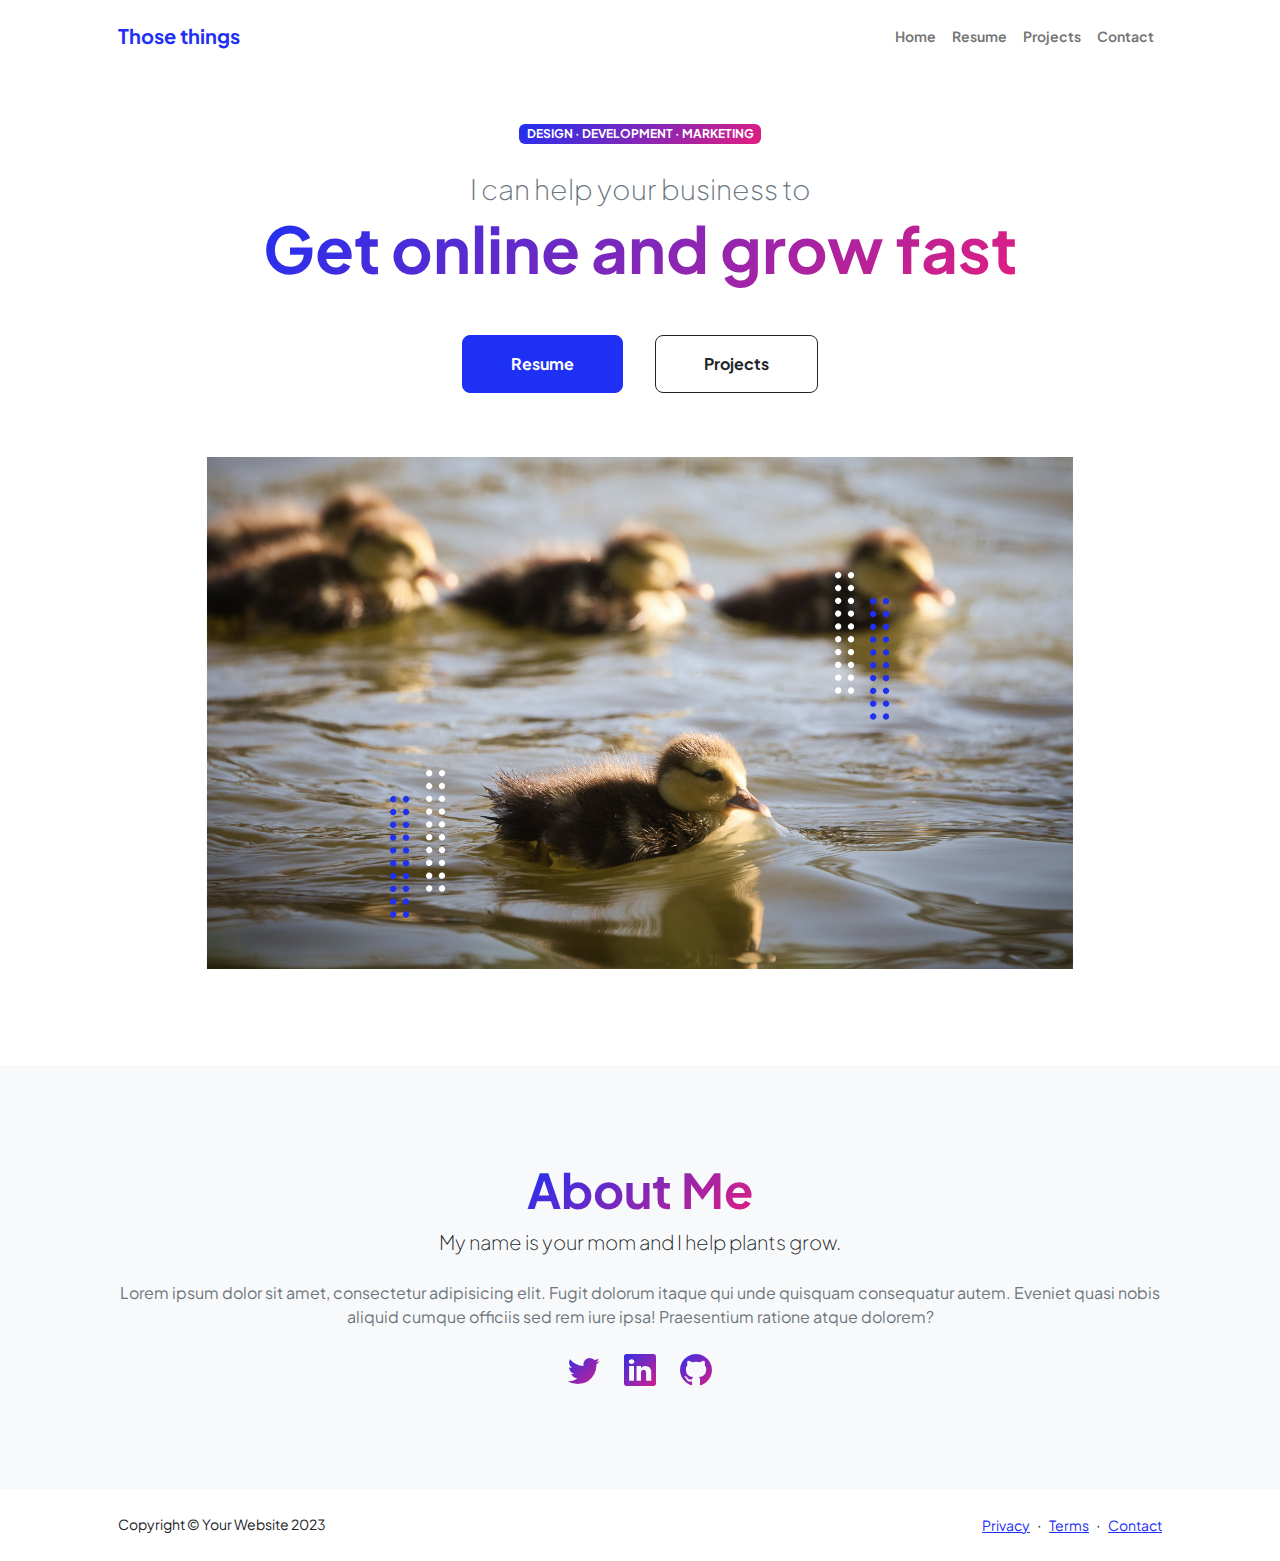
<file: index.html>
<!DOCTYPE html>
<html lang="en">

<head>
    <meta charset="utf-8" />
    <meta name="viewport" content="width=device-width, initial-scale=1, shrink-to-fit=no" />
    <meta name="description" content="" />
    <meta name="author" content="" />
    <title>Those guys</title>
    <!-- Favicon-->
    <link rel="icon" type="image/x-icon" href="assets/favicon.ico" />
    <!-- Custom Google font-->
    <link rel="preconnect" href="https://fonts.googleapis.com" />
    <link rel="preconnect" href="https://fonts.gstatic.com" crossorigin />
    <link href="https://fonts.googleapis.com/css2?family=Plus+Jakarta+Sans:wght@100;200;300;400;500;600;700;800;900&amp;display=swap" rel="stylesheet" />
    <!-- Bootstrap icons-->
    <link href="https://cdn.jsdelivr.net/npm/bootstrap-icons@1.8.1/font/bootstrap-icons.css" rel="stylesheet" />
    <!-- Core theme CSS (includes Bootstrap)-->
    <link href="css/styles.css" rel="stylesheet" />
    <link href="css/mystyles.css" rel="stylesheet" />
</head>

<body class="d-flex flex-column h-100">
    <main class="flex-shrink-0">
        <!-- Navigation-->
        <nav class="navbar navbar-expand-lg navbar-light bg-white py-3">
            <div class="container px-5">
                <a class="navbar-brand" href="index.html"><span class="fw-bolder text-primary">Those things</span></a>
                <button class="navbar-toggler" type="button" data-bs-toggle="collapse" data-bs-target="#navbarSupportedContent" aria-controls="navbarSupportedContent" aria-expanded="false" aria-label="Toggle navigation"><span class="navbar-toggler-icon"></span></button>
                <div class="collapse navbar-collapse" id="navbarSupportedContent">
                    <ul class="navbar-nav ms-auto mb-2 mb-lg-0 small fw-bolder">
                        <li class="nav-item"><a class="nav-link" href="index.html">Home</a></li>
                        <li class="nav-item"><a class="nav-link" href="resume.html">Resume</a></li>
                        <li class="nav-item"><a class="nav-link" href="projects.html">Projects</a></li>
                        <li class="nav-item"><a class="nav-link" href="contact.html">Contact</a></li>
                    </ul>
                </div>
            </div>
        </nav>
        <!-- Header-->
        <header class="py-5">
            <div class="container px-5 pb-5">
                <div class="row gx-5 align-items-center">
                    <div class="col-xxl-5">
                        <!-- Header text content-->
                        <div class="text-center text-xxl-start">
                            <div class="badge bg-gradient-primary-to-secondary text-white mb-4">
                                <div class="text-uppercase">Design &middot; Development &middot; Marketing</div>
                            </div>
                            <div class="fs-3 fw-light text-muted">I can help your business to</div>
                            <h1 class="display-3 fw-bolder mb-5"><span class="text-gradient d-inline">Get online and grow fast</span></h1>
                            <div class="d-grid gap-3 d-sm-flex justify-content-sm-center justify-content-xxl-start mb-3">
                                <a class="btn btn-primary btn-lg px-5 py-3 me-sm-3 fs-6 fw-bolder" href="resume.html">Resume</a>
                                <a class="btn btn-outline-dark btn-lg px-5 py-3 fs-6 fw-bolder" href="projects.html">Projects</a>
                            </div>
                        </div>
                    </div>
                    <div class="col-xxl-7">
                        <!-- Header profile picture-->
                        <div class="d-flex justify-content-center mt-5 mt-xxl-0">
                            <div class="profile bg-gradient-primary-to-secondary">
                                <!-- TIP: For best results, use a photo with a transparent background like the demo example below-->
                                <!-- Watch a tutorial on how to do this on YouTube (link)-->
                                <img class="profile-img" src="assets/ducks.jpg" alt="..." />
                                <div class="dots-1">
                                    <!-- SVG Dots-->
                                    <svg version="1.1" xmlns="http://www.w3.org/2000/svg" xmlns:xlink="http://www.w3.org/1999/xlink" x="0px" y="0px" viewBox="0 0 191.6 1215.4" style="enable-background: new 0 0 191.6 1215.4" xml:space="preserve">
                                            <g transform="translate(0.000000,1280.000000) scale(0.100000,-0.100000)">
                                                <path d="M227.7,12788.6c-105-35-200-141-222-248c-43-206,163-412,369-369c155,32,275,190,260,339c-11,105-90,213-190,262        C383.7,12801.6,289.7,12808.6,227.7,12788.6z"></path>
                                                <path d="M1507.7,12788.6c-151-50-253-216-222-362c25-119,136-230,254-255c194-41,395,142,375,339c-11,105-90,213-190,262        C1663.7,12801.6,1569.7,12808.6,1507.7,12788.6z"></path>
                                                <path d="M227.7,11508.6c-105-35-200-141-222-248c-43-206,163-412,369-369c155,32,275,190,260,339c-11,105-90,213-190,262        C383.7,11521.6,289.7,11528.6,227.7,11508.6z"></path>
                                                <path d="M1507.7,11508.6c-151-50-253-216-222-362c25-119,136-230,254-255c194-41,395,142,375,339c-11,105-90,213-190,262        C1663.7,11521.6,1569.7,11528.6,1507.7,11508.6z"></path>
                                                <path d="M227.7,10228.6c-105-35-200-141-222-248c-43-206,163-412,369-369c155,32,275,190,260,339c-11,105-90,213-190,262        C383.7,10241.6,289.7,10248.6,227.7,10228.6z"></path>
                                                <path d="M1507.7,10228.6c-105-35-200-141-222-248c-43-206,163-412,369-369c155,32,275,190,260,339c-11,105-90,213-190,262        C1663.7,10241.6,1569.7,10248.6,1507.7,10228.6z"></path>
                                                <path d="M227.7,8948.6c-105-35-200-141-222-248c-43-206,163-412,369-369c155,32,275,190,260,339c-11,105-90,213-190,262        C383.7,8961.6,289.7,8968.6,227.7,8948.6z"></path>
                                                <path d="M1507.7,8948.6c-105-35-200-141-222-248c-43-206,163-412,369-369c155,32,275,190,260,339c-11,105-90,213-190,262        C1663.7,8961.6,1569.7,8968.6,1507.7,8948.6z"></path>
                                                <path d="M227.7,7668.6c-105-35-200-141-222-248c-43-206,163-412,369-369c155,32,275,190,260,339c-11,105-90,213-190,262        C383.7,7681.6,289.7,7688.6,227.7,7668.6z"></path>
                                                <path d="M1507.7,7668.6c-105-35-200-141-222-248c-43-206,163-412,369-369c155,32,275,190,260,339c-11,105-90,213-190,262        C1663.7,7681.6,1569.7,7688.6,1507.7,7668.6z"></path>
                                                <path d="M227.7,6388.6c-105-35-200-141-222-248c-43-206,163-412,369-369c155,32,275,190,260,339c-11,105-90,213-190,262        C383.7,6401.6,289.7,6408.6,227.7,6388.6z"></path>
                                                <path d="M1507.7,6388.6c-105-35-200-141-222-248c-43-206,163-412,369-369c155,32,275,190,260,339c-11,105-90,213-190,262        C1663.7,6401.6,1569.7,6408.6,1507.7,6388.6z"></path>
                                                <path d="M227.7,5108.6c-105-35-200-141-222-248c-43-206,163-412,369-369c155,32,275,190,260,339c-11,105-90,213-190,262        C383.7,5121.6,289.7,5128.6,227.7,5108.6z"></path>
                                                <path d="M1507.7,5108.6c-105-35-200-141-222-248c-43-206,163-412,369-369c155,32,275,190,260,339c-11,105-90,213-190,262        C1663.7,5121.6,1569.7,5128.6,1507.7,5108.6z"></path>
                                                <path d="M227.7,3828.6c-105-35-200-141-222-248c-43-206,163-412,369-369c155,32,275,190,260,339c-11,105-90,213-190,262        C383.7,3841.6,289.7,3848.6,227.7,3828.6z"></path>
                                                <path d="M1507.7,3828.6c-105-35-200-141-222-248c-43-206,163-412,369-369c155,32,275,190,260,339c-11,105-90,213-190,262        C1663.7,3841.6,1569.7,3848.6,1507.7,3828.6z"></path>
                                                <path d="M227.7,2548.6c-105-35-200-141-222-248c-43-206,163-412,369-369c155,32,275,190,260,339c-11,105-90,213-190,262        C383.7,2561.6,289.7,2568.6,227.7,2548.6z"></path>
                                                <path d="M1507.7,2548.6c-105-35-200-141-222-248c-43-206,163-412,369-369c155,32,275,190,260,339c-11,105-90,213-190,262        C1663.7,2561.6,1569.7,2568.6,1507.7,2548.6z"></path>
                                                <path d="M227.7,1268.6c-105-35-200-141-222-248c-43-206,163-412,369-369c155,32,275,190,260,339c-11,105-90,213-190,262        C383.7,1281.6,289.7,1288.6,227.7,1268.6z"></path>
                                                <path d="M1507.7,1268.6c-105-35-200-141-222-248c-43-206,163-412,369-369c155,32,275,190,260,339c-11,105-90,213-190,262        C1663.7,1281.6,1569.7,1288.6,1507.7,1268.6z"></path>
                                            </g>
                                        </svg>
                                    <!-- END of SVG dots -->
                                </div>
                                <div class="dots-2">
                                    <!-- SVG Dots-->
                                    <svg version="1.1" xmlns="http://www.w3.org/2000/svg" xmlns:xlink="http://www.w3.org/1999/xlink" x="0px" y="0px" viewBox="0 0 191.6 1215.4" style="enable-background: new 0 0 191.6 1215.4" xml:space="preserve">
                                            <g transform="translate(0.000000,1280.000000) scale(0.100000,-0.100000)">
                                                <path d="M227.7,12788.6c-105-35-200-141-222-248c-43-206,163-412,369-369c155,32,275,190,260,339c-11,105-90,213-190,262        C383.7,12801.6,289.7,12808.6,227.7,12788.6z"></path>
                                                <path d="M1507.7,12788.6c-151-50-253-216-222-362c25-119,136-230,254-255c194-41,395,142,375,339c-11,105-90,213-190,262        C1663.7,12801.6,1569.7,12808.6,1507.7,12788.6z"></path>
                                                <path d="M227.7,11508.6c-105-35-200-141-222-248c-43-206,163-412,369-369c155,32,275,190,260,339c-11,105-90,213-190,262        C383.7,11521.6,289.7,11528.6,227.7,11508.6z"></path>
                                                <path d="M1507.7,11508.6c-151-50-253-216-222-362c25-119,136-230,254-255c194-41,395,142,375,339c-11,105-90,213-190,262        C1663.7,11521.6,1569.7,11528.6,1507.7,11508.6z"></path>
                                                <path d="M227.7,10228.6c-105-35-200-141-222-248c-43-206,163-412,369-369c155,32,275,190,260,339c-11,105-90,213-190,262        C383.7,10241.6,289.7,10248.6,227.7,10228.6z"></path>
                                                <path d="M1507.7,10228.6c-105-35-200-141-222-248c-43-206,163-412,369-369c155,32,275,190,260,339c-11,105-90,213-190,262        C1663.7,10241.6,1569.7,10248.6,1507.7,10228.6z"></path>
                                                <path d="M227.7,8948.6c-105-35-200-141-222-248c-43-206,163-412,369-369c155,32,275,190,260,339c-11,105-90,213-190,262        C383.7,8961.6,289.7,8968.6,227.7,8948.6z"></path>
                                                <path d="M1507.7,8948.6c-105-35-200-141-222-248c-43-206,163-412,369-369c155,32,275,190,260,339c-11,105-90,213-190,262        C1663.7,8961.6,1569.7,8968.6,1507.7,8948.6z"></path>
                                                <path d="M227.7,7668.6c-105-35-200-141-222-248c-43-206,163-412,369-369c155,32,275,190,260,339c-11,105-90,213-190,262        C383.7,7681.6,289.7,7688.6,227.7,7668.6z"></path>
                                                <path d="M1507.7,7668.6c-105-35-200-141-222-248c-43-206,163-412,369-369c155,32,275,190,260,339c-11,105-90,213-190,262        C1663.7,7681.6,1569.7,7688.6,1507.7,7668.6z"></path>
                                                <path d="M227.7,6388.6c-105-35-200-141-222-248c-43-206,163-412,369-369c155,32,275,190,260,339c-11,105-90,213-190,262        C383.7,6401.6,289.7,6408.6,227.7,6388.6z"></path>
                                                <path d="M1507.7,6388.6c-105-35-200-141-222-248c-43-206,163-412,369-369c155,32,275,190,260,339c-11,105-90,213-190,262        C1663.7,6401.6,1569.7,6408.6,1507.7,6388.6z"></path>
                                                <path d="M227.7,5108.6c-105-35-200-141-222-248c-43-206,163-412,369-369c155,32,275,190,260,339c-11,105-90,213-190,262        C383.7,5121.6,289.7,5128.6,227.7,5108.6z"></path>
                                                <path d="M1507.7,5108.6c-105-35-200-141-222-248c-43-206,163-412,369-369c155,32,275,190,260,339c-11,105-90,213-190,262        C1663.7,5121.6,1569.7,5128.6,1507.7,5108.6z"></path>
                                                <path d="M227.7,3828.6c-105-35-200-141-222-248c-43-206,163-412,369-369c155,32,275,190,260,339c-11,105-90,213-190,262        C383.7,3841.6,289.7,3848.6,227.7,3828.6z"></path>
                                                <path d="M1507.7,3828.6c-105-35-200-141-222-248c-43-206,163-412,369-369c155,32,275,190,260,339c-11,105-90,213-190,262        C1663.7,3841.6,1569.7,3848.6,1507.7,3828.6z"></path>
                                                <path d="M227.7,2548.6c-105-35-200-141-222-248c-43-206,163-412,369-369c155,32,275,190,260,339c-11,105-90,213-190,262        C383.7,2561.6,289.7,2568.6,227.7,2548.6z"></path>
                                                <path d="M1507.7,2548.6c-105-35-200-141-222-248c-43-206,163-412,369-369c155,32,275,190,260,339c-11,105-90,213-190,262        C1663.7,2561.6,1569.7,2568.6,1507.7,2548.6z"></path>
                                                <path d="M227.7,1268.6c-105-35-200-141-222-248c-43-206,163-412,369-369c155,32,275,190,260,339c-11,105-90,213-190,262        C383.7,1281.6,289.7,1288.6,227.7,1268.6z"></path>
                                                <path d="M1507.7,1268.6c-105-35-200-141-222-248c-43-206,163-412,369-369c155,32,275,190,260,339c-11,105-90,213-190,262        C1663.7,1281.6,1569.7,1288.6,1507.7,1268.6z"></path>
                                            </g>
                                        </svg>
                                    <!-- END of SVG dots-->
                                </div>
                                <div class="dots-3">
                                    <!-- SVG Dots-->
                                    <svg version="1.1" xmlns="http://www.w3.org/2000/svg" xmlns:xlink="http://www.w3.org/1999/xlink" x="0px" y="0px" viewBox="0 0 191.6 1215.4" style="enable-background: new 0 0 191.6 1215.4" xml:space="preserve">
                                            <g transform="translate(0.000000,1280.000000) scale(0.100000,-0.100000)">
                                                <path d="M227.7,12788.6c-105-35-200-141-222-248c-43-206,163-412,369-369c155,32,275,190,260,339c-11,105-90,213-190,262        C383.7,12801.6,289.7,12808.6,227.7,12788.6z"></path>
                                                <path d="M1507.7,12788.6c-151-50-253-216-222-362c25-119,136-230,254-255c194-41,395,142,375,339c-11,105-90,213-190,262        C1663.7,12801.6,1569.7,12808.6,1507.7,12788.6z"></path>
                                                <path d="M227.7,11508.6c-105-35-200-141-222-248c-43-206,163-412,369-369c155,32,275,190,260,339c-11,105-90,213-190,262        C383.7,11521.6,289.7,11528.6,227.7,11508.6z"></path>
                                                <path d="M1507.7,11508.6c-151-50-253-216-222-362c25-119,136-230,254-255c194-41,395,142,375,339c-11,105-90,213-190,262        C1663.7,11521.6,1569.7,11528.6,1507.7,11508.6z"></path>
                                                <path d="M227.7,10228.6c-105-35-200-141-222-248c-43-206,163-412,369-369c155,32,275,190,260,339c-11,105-90,213-190,262        C383.7,10241.6,289.7,10248.6,227.7,10228.6z"></path>
                                                <path d="M1507.7,10228.6c-105-35-200-141-222-248c-43-206,163-412,369-369c155,32,275,190,260,339c-11,105-90,213-190,262        C1663.7,10241.6,1569.7,10248.6,1507.7,10228.6z"></path>
                                                <path d="M227.7,8948.6c-105-35-200-141-222-248c-43-206,163-412,369-369c155,32,275,190,260,339c-11,105-90,213-190,262        C383.7,8961.6,289.7,8968.6,227.7,8948.6z"></path>
                                                <path d="M1507.7,8948.6c-105-35-200-141-222-248c-43-206,163-412,369-369c155,32,275,190,260,339c-11,105-90,213-190,262        C1663.7,8961.6,1569.7,8968.6,1507.7,8948.6z"></path>
                                                <path d="M227.7,7668.6c-105-35-200-141-222-248c-43-206,163-412,369-369c155,32,275,190,260,339c-11,105-90,213-190,262        C383.7,7681.6,289.7,7688.6,227.7,7668.6z"></path>
                                                <path d="M1507.7,7668.6c-105-35-200-141-222-248c-43-206,163-412,369-369c155,32,275,190,260,339c-11,105-90,213-190,262        C1663.7,7681.6,1569.7,7688.6,1507.7,7668.6z"></path>
                                                <path d="M227.7,6388.6c-105-35-200-141-222-248c-43-206,163-412,369-369c155,32,275,190,260,339c-11,105-90,213-190,262        C383.7,6401.6,289.7,6408.6,227.7,6388.6z"></path>
                                                <path d="M1507.7,6388.6c-105-35-200-141-222-248c-43-206,163-412,369-369c155,32,275,190,260,339c-11,105-90,213-190,262        C1663.7,6401.6,1569.7,6408.6,1507.7,6388.6z"></path>
                                                <path d="M227.7,5108.6c-105-35-200-141-222-248c-43-206,163-412,369-369c155,32,275,190,260,339c-11,105-90,213-190,262        C383.7,5121.6,289.7,5128.6,227.7,5108.6z"></path>
                                                <path d="M1507.7,5108.6c-105-35-200-141-222-248c-43-206,163-412,369-369c155,32,275,190,260,339c-11,105-90,213-190,262        C1663.7,5121.6,1569.7,5128.6,1507.7,5108.6z"></path>
                                                <path d="M227.7,3828.6c-105-35-200-141-222-248c-43-206,163-412,369-369c155,32,275,190,260,339c-11,105-90,213-190,262        C383.7,3841.6,289.7,3848.6,227.7,3828.6z"></path>
                                                <path d="M1507.7,3828.6c-105-35-200-141-222-248c-43-206,163-412,369-369c155,32,275,190,260,339c-11,105-90,213-190,262        C1663.7,3841.6,1569.7,3848.6,1507.7,3828.6z"></path>
                                                <path d="M227.7,2548.6c-105-35-200-141-222-248c-43-206,163-412,369-369c155,32,275,190,260,339c-11,105-90,213-190,262        C383.7,2561.6,289.7,2568.6,227.7,2548.6z"></path>
                                                <path d="M1507.7,2548.6c-105-35-200-141-222-248c-43-206,163-412,369-369c155,32,275,190,260,339c-11,105-90,213-190,262        C1663.7,2561.6,1569.7,2568.6,1507.7,2548.6z"></path>
                                                <path d="M227.7,1268.6c-105-35-200-141-222-248c-43-206,163-412,369-369c155,32,275,190,260,339c-11,105-90,213-190,262        C383.7,1281.6,289.7,1288.6,227.7,1268.6z"></path>
                                                <path d="M1507.7,1268.6c-105-35-200-141-222-248c-43-206,163-412,369-369c155,32,275,190,260,339c-11,105-90,213-190,262        C1663.7,1281.6,1569.7,1288.6,1507.7,1268.6z"></path>
                                            </g>
                                        </svg>
                                    <!-- END of SVG dots-->
                                </div>
                                <div class="dots-4">
                                    <!-- SVG Dots-->
                                    <svg version="1.1" xmlns="http://www.w3.org/2000/svg" xmlns:xlink="http://www.w3.org/1999/xlink" x="0px" y="0px" viewBox="0 0 191.6 1215.4" style="enable-background: new 0 0 191.6 1215.4" xml:space="preserve">
                                            <g transform="translate(0.000000,1280.000000) scale(0.100000,-0.100000)">
                                                <path d="M227.7,12788.6c-105-35-200-141-222-248c-43-206,163-412,369-369c155,32,275,190,260,339c-11,105-90,213-190,262        C383.7,12801.6,289.7,12808.6,227.7,12788.6z"></path>
                                                <path d="M1507.7,12788.6c-151-50-253-216-222-362c25-119,136-230,254-255c194-41,395,142,375,339c-11,105-90,213-190,262        C1663.7,12801.6,1569.7,12808.6,1507.7,12788.6z"></path>
                                                <path d="M227.7,11508.6c-105-35-200-141-222-248c-43-206,163-412,369-369c155,32,275,190,260,339c-11,105-90,213-190,262        C383.7,11521.6,289.7,11528.6,227.7,11508.6z"></path>
                                                <path d="M1507.7,11508.6c-151-50-253-216-222-362c25-119,136-230,254-255c194-41,395,142,375,339c-11,105-90,213-190,262        C1663.7,11521.6,1569.7,11528.6,1507.7,11508.6z"></path>
                                                <path d="M227.7,10228.6c-105-35-200-141-222-248c-43-206,163-412,369-369c155,32,275,190,260,339c-11,105-90,213-190,262        C383.7,10241.6,289.7,10248.6,227.7,10228.6z"></path>
                                                <path d="M1507.7,10228.6c-105-35-200-141-222-248c-43-206,163-412,369-369c155,32,275,190,260,339c-11,105-90,213-190,262        C1663.7,10241.6,1569.7,10248.6,1507.7,10228.6z"></path>
                                                <path d="M227.7,8948.6c-105-35-200-141-222-248c-43-206,163-412,369-369c155,32,275,190,260,339c-11,105-90,213-190,262        C383.7,8961.6,289.7,8968.6,227.7,8948.6z"></path>
                                                <path d="M1507.7,8948.6c-105-35-200-141-222-248c-43-206,163-412,369-369c155,32,275,190,260,339c-11,105-90,213-190,262        C1663.7,8961.6,1569.7,8968.6,1507.7,8948.6z"></path>
                                                <path d="M227.7,7668.6c-105-35-200-141-222-248c-43-206,163-412,369-369c155,32,275,190,260,339c-11,105-90,213-190,262        C383.7,7681.6,289.7,7688.6,227.7,7668.6z"></path>
                                                <path d="M1507.7,7668.6c-105-35-200-141-222-248c-43-206,163-412,369-369c155,32,275,190,260,339c-11,105-90,213-190,262        C1663.7,7681.6,1569.7,7688.6,1507.7,7668.6z"></path>
                                                <path d="M227.7,6388.6c-105-35-200-141-222-248c-43-206,163-412,369-369c155,32,275,190,260,339c-11,105-90,213-190,262        C383.7,6401.6,289.7,6408.6,227.7,6388.6z"></path>
                                                <path d="M1507.7,6388.6c-105-35-200-141-222-248c-43-206,163-412,369-369c155,32,275,190,260,339c-11,105-90,213-190,262        C1663.7,6401.6,1569.7,6408.6,1507.7,6388.6z"></path>
                                                <path d="M227.7,5108.6c-105-35-200-141-222-248c-43-206,163-412,369-369c155,32,275,190,260,339c-11,105-90,213-190,262        C383.7,5121.6,289.7,5128.6,227.7,5108.6z"></path>
                                                <path d="M1507.7,5108.6c-105-35-200-141-222-248c-43-206,163-412,369-369c155,32,275,190,260,339c-11,105-90,213-190,262        C1663.7,5121.6,1569.7,5128.6,1507.7,5108.6z"></path>
                                                <path d="M227.7,3828.6c-105-35-200-141-222-248c-43-206,163-412,369-369c155,32,275,190,260,339c-11,105-90,213-190,262        C383.7,3841.6,289.7,3848.6,227.7,3828.6z"></path>
                                                <path d="M1507.7,3828.6c-105-35-200-141-222-248c-43-206,163-412,369-369c155,32,275,190,260,339c-11,105-90,213-190,262        C1663.7,3841.6,1569.7,3848.6,1507.7,3828.6z"></path>
                                                <path d="M227.7,2548.6c-105-35-200-141-222-248c-43-206,163-412,369-369c155,32,275,190,260,339c-11,105-90,213-190,262        C383.7,2561.6,289.7,2568.6,227.7,2548.6z"></path>
                                                <path d="M1507.7,2548.6c-105-35-200-141-222-248c-43-206,163-412,369-369c155,32,275,190,260,339c-11,105-90,213-190,262        C1663.7,2561.6,1569.7,2568.6,1507.7,2548.6z"></path>
                                                <path d="M227.7,1268.6c-105-35-200-141-222-248c-43-206,163-412,369-369c155,32,275,190,260,339c-11,105-90,213-190,262        C383.7,1281.6,289.7,1288.6,227.7,1268.6z"></path>
                                                <path d="M1507.7,1268.6c-105-35-200-141-222-248c-43-206,163-412,369-369c155,32,275,190,260,339c-11,105-90,213-190,262        C1663.7,1281.6,1569.7,1288.6,1507.7,1268.6z"></path>
                                            </g>
                                        </svg>
                                    <!-- END of SVG dots-->
                                </div>
                            </div>
                        </div>
                    </div>
                </div>
            </div>
        </header>
        <!-- About Section-->
        <section class="bg-light py-5">
            <div class="container px-5">
                <div class="row gx-5 justify-content-center">
                    <div class="col-xxl-8">
                        <div class="text-center my-5">
                            <h2 class="display-5 fw-bolder"><span class="text-gradient d-inline">About Me</span></h2>
                            <p class="lead fw-light mb-4">My name is your mom and I help plants grow.</p>
                            <p class="text-muted">Lorem ipsum dolor sit amet, consectetur adipisicing elit. Fugit dolorum itaque qui unde quisquam consequatur autem. Eveniet quasi nobis aliquid cumque officiis sed rem iure ipsa! Praesentium ratione atque dolorem?</p>
                            <div class="d-flex justify-content-center fs-2 gap-4">
                                <a class="text-gradient" href="#!"><i class="bi bi-twitter"></i></a>
                                <a class="text-gradient" href="#!"><i class="bi bi-linkedin"></i></a>
                                <a class="text-gradient" href="#!"><i class="bi bi-github"></i></a>
                            </div>
                        </div>
                    </div>
                </div>
            </div>
        </section>
    </main>
    <!-- Footer-->
    <footer class="bg-white py-4 mt-auto">
        <div class="container px-5">
            <div class="row align-items-center justify-content-between flex-column flex-sm-row">
                <div class="col-auto">
                    <div class="small m-0">Copyright &copy; Your Website 2023</div>
                </div>
                <div class="col-auto">
                    <a class="small" href="#!">Privacy</a>
                    <span class="mx-1">&middot;</span>
                    <a class="small" href="#!">Terms</a>
                    <span class="mx-1">&middot;</span>
                    <a class="small" href="#!">Contact</a>
                </div>
            </div>
        </div>
    </footer>
    <!-- Bootstrap core JS-->
    <script src="https://cdn.jsdelivr.net/npm/bootstrap@5.2.3/dist/js/bootstrap.bundle.min.js"></script>
    <!-- Core theme JS-->
    <script src="js/scripts.js"></script>
</body>

</html>
</file>
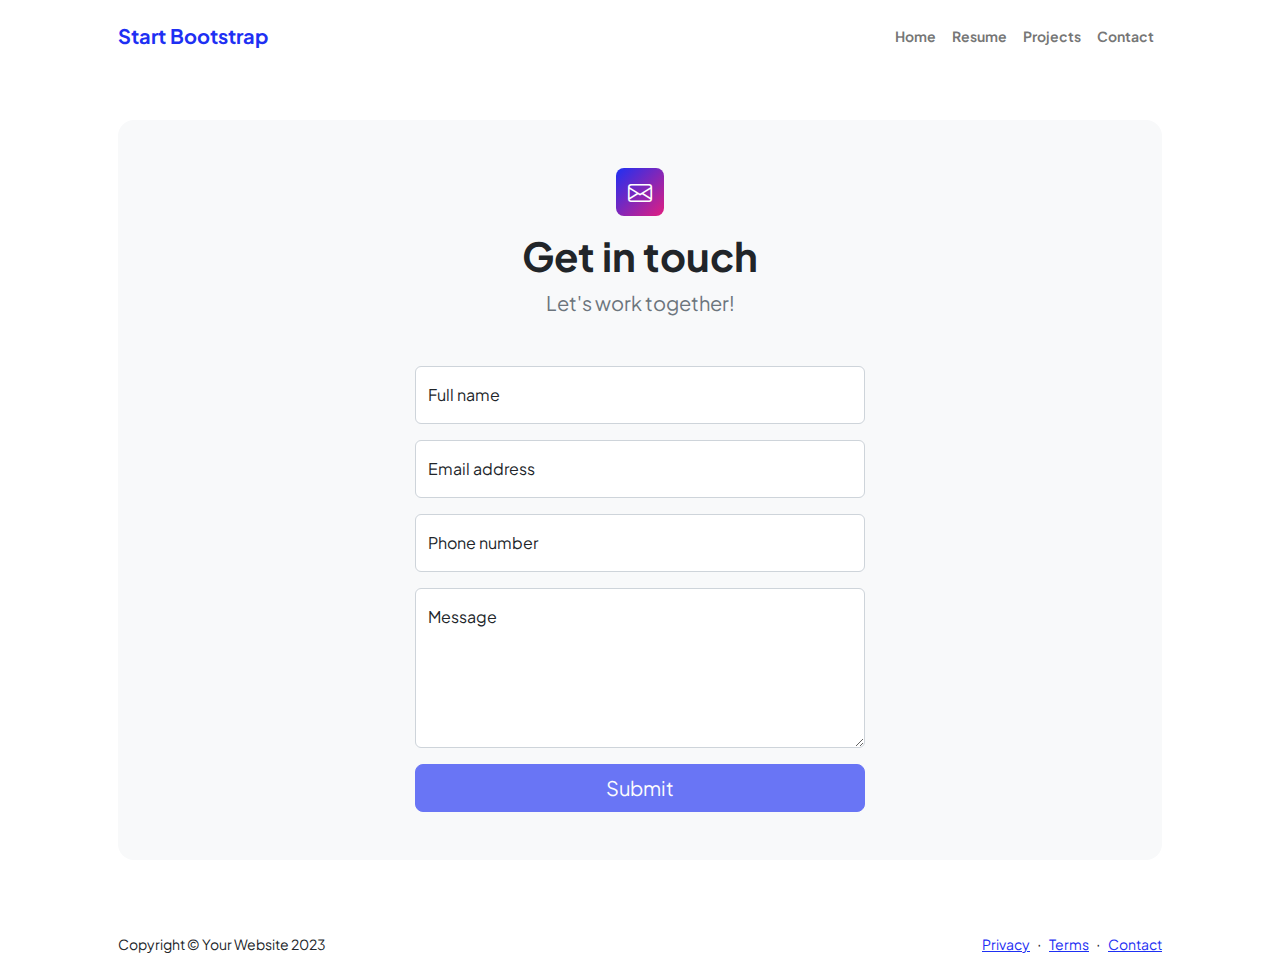
<file: contact.html>
<!DOCTYPE html>
<html lang="en">
    <head>
        <meta charset="utf-8" />
        <meta name="viewport" content="width=device-width, initial-scale=1, shrink-to-fit=no" />
        <meta name="description" content />
        <meta name="author" content />
        <title>Modern Business - Start Bootstrap Template</title>
        <!-- Favicon-->
        <link rel="icon" type="image/x-icon" href="assets/favicon.ico" />
        <!-- Custom Google font-->
        <link rel="preconnect" href="https://fonts.googleapis.com" />
        <link rel="preconnect" href="https://fonts.gstatic.com" crossorigin />
        <link href="https://fonts.googleapis.com/css2?family=Plus+Jakarta+Sans:wght@100;200;300;400;500;600;700;800;900&amp;display=swap" rel="stylesheet" />
        <!-- Bootstrap icons-->
        <link href="https://cdn.jsdelivr.net/npm/bootstrap-icons@1.8.1/font/bootstrap-icons.css" rel="stylesheet" />
        <!-- Core theme CSS (includes Bootstrap)-->
        <link href="css/styles.css" rel="stylesheet" />
    </head>
    <body class="d-flex flex-column">
        <main class="flex-shrink-0">
            <!-- Navigation-->
            <nav class="navbar navbar-expand-lg navbar-light bg-white py-3">
                <div class="container px-5">
                    <a class="navbar-brand" href="index.html"><span class="fw-bolder text-primary">Start Bootstrap</span></a>
                    <button class="navbar-toggler" type="button" data-bs-toggle="collapse" data-bs-target="#navbarSupportedContent" aria-controls="navbarSupportedContent" aria-expanded="false" aria-label="Toggle navigation"><span class="navbar-toggler-icon"></span></button>
                    <div class="collapse navbar-collapse" id="navbarSupportedContent">
                        <ul class="navbar-nav ms-auto mb-2 mb-lg-0 small fw-bolder">
                            <li class="nav-item"><a class="nav-link" href="index.html">Home</a></li>
                            <li class="nav-item"><a class="nav-link" href="resume.html">Resume</a></li>
                            <li class="nav-item"><a class="nav-link" href="projects.html">Projects</a></li>
                            <li class="nav-item"><a class="nav-link" href="contact.html">Contact</a></li>
                        </ul>
                    </div>
                </div>
            </nav>
            <!-- Page content-->
            <section class="py-5">
                <div class="container px-5">
                    <!-- Contact form-->
                    <div class="bg-light rounded-4 py-5 px-4 px-md-5">
                        <div class="text-center mb-5">
                            <div class="feature bg-primary bg-gradient-primary-to-secondary text-white rounded-3 mb-3"><i class="bi bi-envelope"></i></div>
                            <h1 class="fw-bolder">Get in touch</h1>
                            <p class="lead fw-normal text-muted mb-0">Let's work together!</p>
                        </div>
                        <div class="row gx-5 justify-content-center">
                            <div class="col-lg-8 col-xl-6">
                                <!-- * * * * * * * * * * * * * * *-->
                                <!-- * * SB Forms Contact Form * *-->
                                <!-- * * * * * * * * * * * * * * *-->
                                <!-- This form is pre-integrated with SB Forms.-->
                                <!-- To make this form functional, sign up at-->
                                <!-- https://startbootstrap.com/solution/contact-forms-->
                                <!-- to get an API token!-->
                                <form id="contactForm" data-sb-form-api-token="API_TOKEN">
                                    <!-- Name input-->
                                    <div class="form-floating mb-3">
                                        <input class="form-control" id="name" type="text" placeholder="Enter your name..." data-sb-validations="required" />
                                        <label for="name">Full name</label>
                                        <div class="invalid-feedback" data-sb-feedback="name:required">A name is required.</div>
                                    </div>
                                    <!-- Email address input-->
                                    <div class="form-floating mb-3">
                                        <input class="form-control" id="email" type="email" placeholder="name@example.com" data-sb-validations="required,email" />
                                        <label for="email">Email address</label>
                                        <div class="invalid-feedback" data-sb-feedback="email:required">An email is required.</div>
                                        <div class="invalid-feedback" data-sb-feedback="email:email">Email is not valid.</div>
                                    </div>
                                    <!-- Phone number input-->
                                    <div class="form-floating mb-3">
                                        <input class="form-control" id="phone" type="tel" placeholder="(123) 456-7890" data-sb-validations="required" />
                                        <label for="phone">Phone number</label>
                                        <div class="invalid-feedback" data-sb-feedback="phone:required">A phone number is required.</div>
                                    </div>
                                    <!-- Message input-->
                                    <div class="form-floating mb-3">
                                        <textarea class="form-control" id="message" type="text" placeholder="Enter your message here..." style="height: 10rem" data-sb-validations="required"></textarea>
                                        <label for="message">Message</label>
                                        <div class="invalid-feedback" data-sb-feedback="message:required">A message is required.</div>
                                    </div>
                                    <!-- Submit success message-->
                                    <!---->
                                    <!-- This is what your users will see when the form-->
                                    <!-- has successfully submitted-->
                                    <div class="d-none" id="submitSuccessMessage">
                                        <div class="text-center mb-3">
                                            <div class="fw-bolder">Form submission successful!</div>
                                            To activate this form, sign up at
                                            <br />
                                            <a href="https://startbootstrap.com/solution/contact-forms">https://startbootstrap.com/solution/contact-forms</a>
                                        </div>
                                    </div>
                                    <!-- Submit error message-->
                                    <!---->
                                    <!-- This is what your users will see when there is-->
                                    <!-- an error submitting the form-->
                                    <div class="d-none" id="submitErrorMessage"><div class="text-center text-danger mb-3">Error sending message!</div></div>
                                    <!-- Submit Button-->
                                    <div class="d-grid"><button class="btn btn-primary btn-lg disabled" id="submitButton" type="submit">Submit</button></div>
                                </form>
                            </div>
                        </div>
                    </div>
                </div>
            </section>
        </main>
        <!-- Footer-->
        <footer class="bg-white py-4 mt-auto">
            <div class="container px-5">
                <div class="row align-items-center justify-content-between flex-column flex-sm-row">
                    <div class="col-auto"><div class="small m-0">Copyright &copy; Your Website 2023</div></div>
                    <div class="col-auto">
                        <a class="small" href="#!">Privacy</a>
                        <span class="mx-1">&middot;</span>
                        <a class="small" href="#!">Terms</a>
                        <span class="mx-1">&middot;</span>
                        <a class="small" href="#!">Contact</a>
                    </div>
                </div>
            </div>
        </footer>
        <!-- Bootstrap core JS-->
        <script src="https://cdn.jsdelivr.net/npm/bootstrap@5.2.3/dist/js/bootstrap.bundle.min.js"></script>
        <!-- Core theme JS-->
        <script src="js/scripts.js"></script>
        <!-- * * * * * * * * * * * * * * * * * * * * * * * * * * * * * * * * * * * * * * * *-->
        <!-- * *                               SB Forms JS                               * *-->
        <!-- * * Activate your form at https://startbootstrap.com/solution/contact-forms * *-->
        <!-- * * * * * * * * * * * * * * * * * * * * * * * * * * * * * * * * * * * * * * * *-->
        <script src="https://cdn.startbootstrap.com/sb-forms-latest.js"></script>
    </body>
</html>
</file>
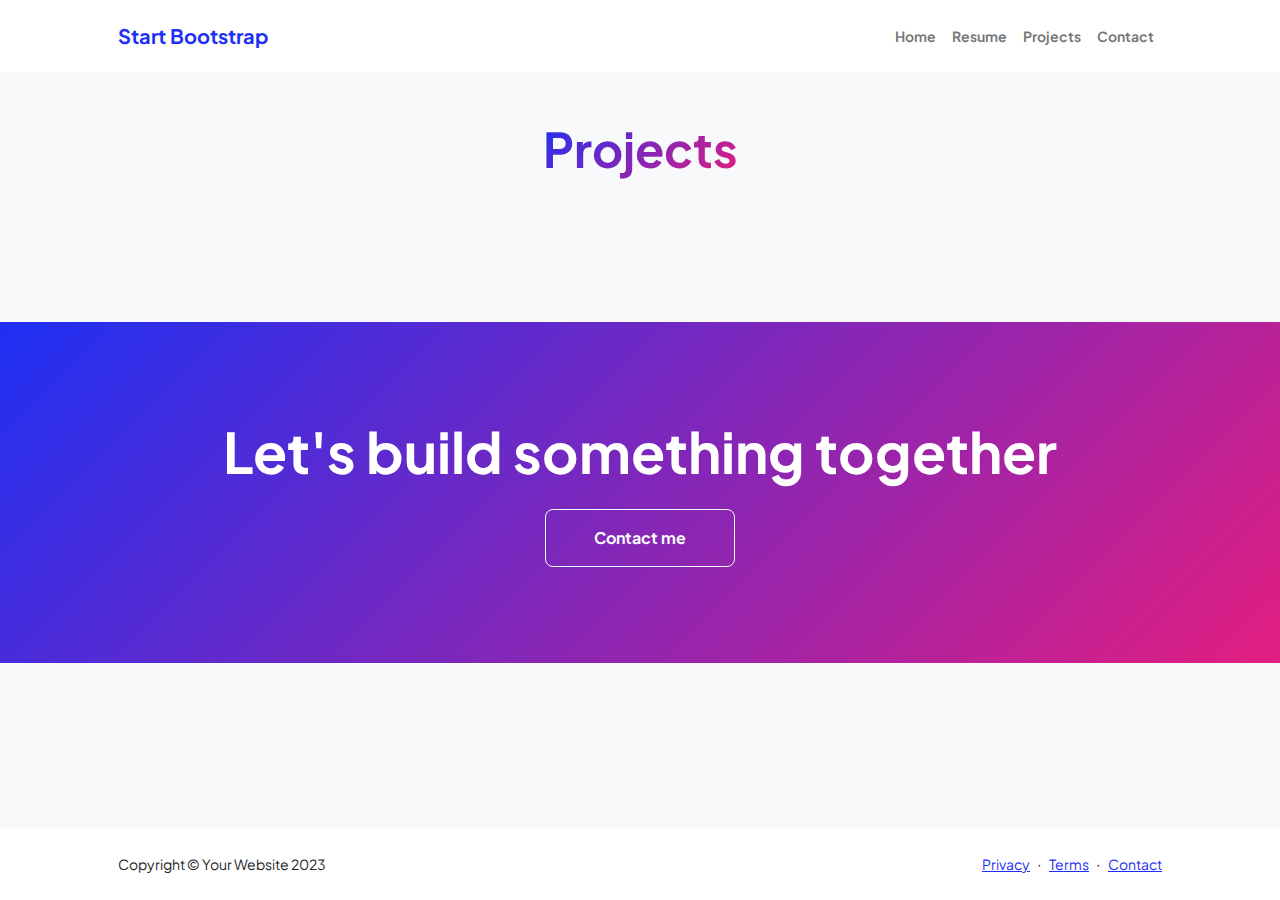
<file: projects.html>
<!DOCTYPE html>
<html lang="en">

<head>
    <meta charset="utf-8" />
    <meta name="viewport" content="width=device-width, initial-scale=1, shrink-to-fit=no" />
    <meta name="description" content="" />
    <meta name="author" content="" />
    <title>Modern Business - Start Bootstrap Template</title>
    <!-- Favicon-->
    <link rel="icon" type="image/x-icon" href="assets/favicon.ico" />
    <!-- Custom Google font-->
    <link rel="preconnect" href="https://fonts.googleapis.com" />
    <link rel="preconnect" href="https://fonts.gstatic.com" crossorigin />
    <link href="https://fonts.googleapis.com/css2?family=Plus+Jakarta+Sans:wght@100;200;300;400;500;600;700;800;900&amp;display=swap" rel="stylesheet" />
    <!-- Bootstrap icons-->
    <link href="https://cdn.jsdelivr.net/npm/bootstrap-icons@1.8.1/font/bootstrap-icons.css" rel="stylesheet" />
    <!-- Core theme CSS (includes Bootstrap)-->
    <link href="css/styles.css" rel="stylesheet" />
</head>

<body class="d-flex flex-column h-100 bg-light">
    <main class="flex-shrink-0">
        <!-- Navigation-->
        <nav class="navbar navbar-expand-lg navbar-light bg-white py-3">
            <div class="container px-5">
                <a class="navbar-brand" href="index.html"><span class="fw-bolder text-primary">Start Bootstrap</span></a>
                <button class="navbar-toggler" type="button" data-bs-toggle="collapse" data-bs-target="#navbarSupportedContent" aria-controls="navbarSupportedContent" aria-expanded="false" aria-label="Toggle navigation"><span class="navbar-toggler-icon"></span></button>
                <div class="collapse navbar-collapse" id="navbarSupportedContent">
                    <ul class="navbar-nav ms-auto mb-2 mb-lg-0 small fw-bolder">
                        <li class="nav-item"><a class="nav-link" href="index.html">Home</a></li>
                        <li class="nav-item"><a class="nav-link" href="resume.html">Resume</a></li>
                        <li class="nav-item"><a class="nav-link" href="projects.html">Projects</a></li>
                        <li class="nav-item"><a class="nav-link" href="contact.html">Contact</a></li>
                    </ul>
                </div>
            </div>
        </nav>
        <!-- Projects Section-->
        <section class="py-5">
            <div class="container px-5 mb-5">
                <div class="text-center mb-5">
                    <h1 class="display-5 fw-bolder mb-0"><span class="text-gradient d-inline">Projects</span></h1>
                </div>
                <div class="row gx-5 justify-content-center">

                    <!-- <div class="col-lg-11 col-xl-9 col-xxl-8"> -->
                    <!-- Project Card 1-->
                    <!-- <div class="card overflow-hidden shadow rounded-4 border-0 mb-5">
                                <div class="card-body p-0">
                                    <div class="d-flex align-items-center">
                                        <div class="p-5">
                                            <h2 class="fw-bolder">Project Name 1</h2>
                                            <p>Lorem ipsum dolor sit amet consectetur adipisicing elit. Eius at enim eum illum aperiam placeat esse? Mollitia omnis minima saepe recusandae libero, iste ad asperiores! Explicabo commodi quo itaque! Ipsam!</p>
                                        </div>
                                        <img class="img-fluid" src="https://dummyimage.com/300x400/343a40/6c757d" alt="..." />
                                    </div>
                                </div>
                            </div> -->
                    <!-- Project Card 2-->
                    <!-- <div class="card overflow-hidden shadow rounded-4 border-0">
                            <div class="card-body p-0">
                                <div class="d-flex align-items-center">
                                    <div class="p-5">
                                        <h2 class="fw-bolder">Project Name 2</h2>
                                        <p>Lorem ipsum dolor sit amet consectetur adipisicing elit. Eius at enim eum illum aperiam placeat esse? Mollitia omnis minima saepe recusandae libero, iste ad asperiores! Explicabo commodi quo itaque! Ipsam!</p>
                                    </div>
                                    <img class="img-fluid" src="https://dummyimage.com/300x400/343a40/6c757d" alt="..." />
                                </div>
                            </div>
                        </div>
                    </div>
                </div> -->

        </section>
        <!-- Call to action section-->
        <section class="py-5 bg-gradient-primary-to-secondary text-white">
            <div class="container px-5 my-5">
                <div class="text-center">
                    <h2 class="display-4 fw-bolder mb-4">Let's build something together</h2>
                    <a class="btn btn-outline-light btn-lg px-5 py-3 fs-6 fw-bolder" href="contact.html">Contact me</a>
                </div>
            </div>
        </section>
    </main>
    <!-- Footer-->
    <footer class="bg-white py-4 mt-auto">
        <div class="container px-5">
            <div class="row align-items-center justify-content-between flex-column flex-sm-row">
                <div class="col-auto">
                    <div class="small m-0">Copyright &copy; Your Website 2023</div>
                </div>
                <div class="col-auto">
                    <a class="small" href="#!">Privacy</a>
                    <span class="mx-1">&middot;</span>
                    <a class="small" href="#!">Terms</a>
                    <span class="mx-1">&middot;</span>
                    <a class="small" href="#!">Contact</a>
                </div>
            </div>
        </div>
    </footer>
    <!-- Bootstrap core JS-->
    <script src="https://cdn.jsdelivr.net/npm/bootstrap@5.2.3/dist/js/bootstrap.bundle.min.js"></script>
    <!-- Core theme JS-->
    <script src="js/scripts.js"></script>
</body>

</html>
</file>
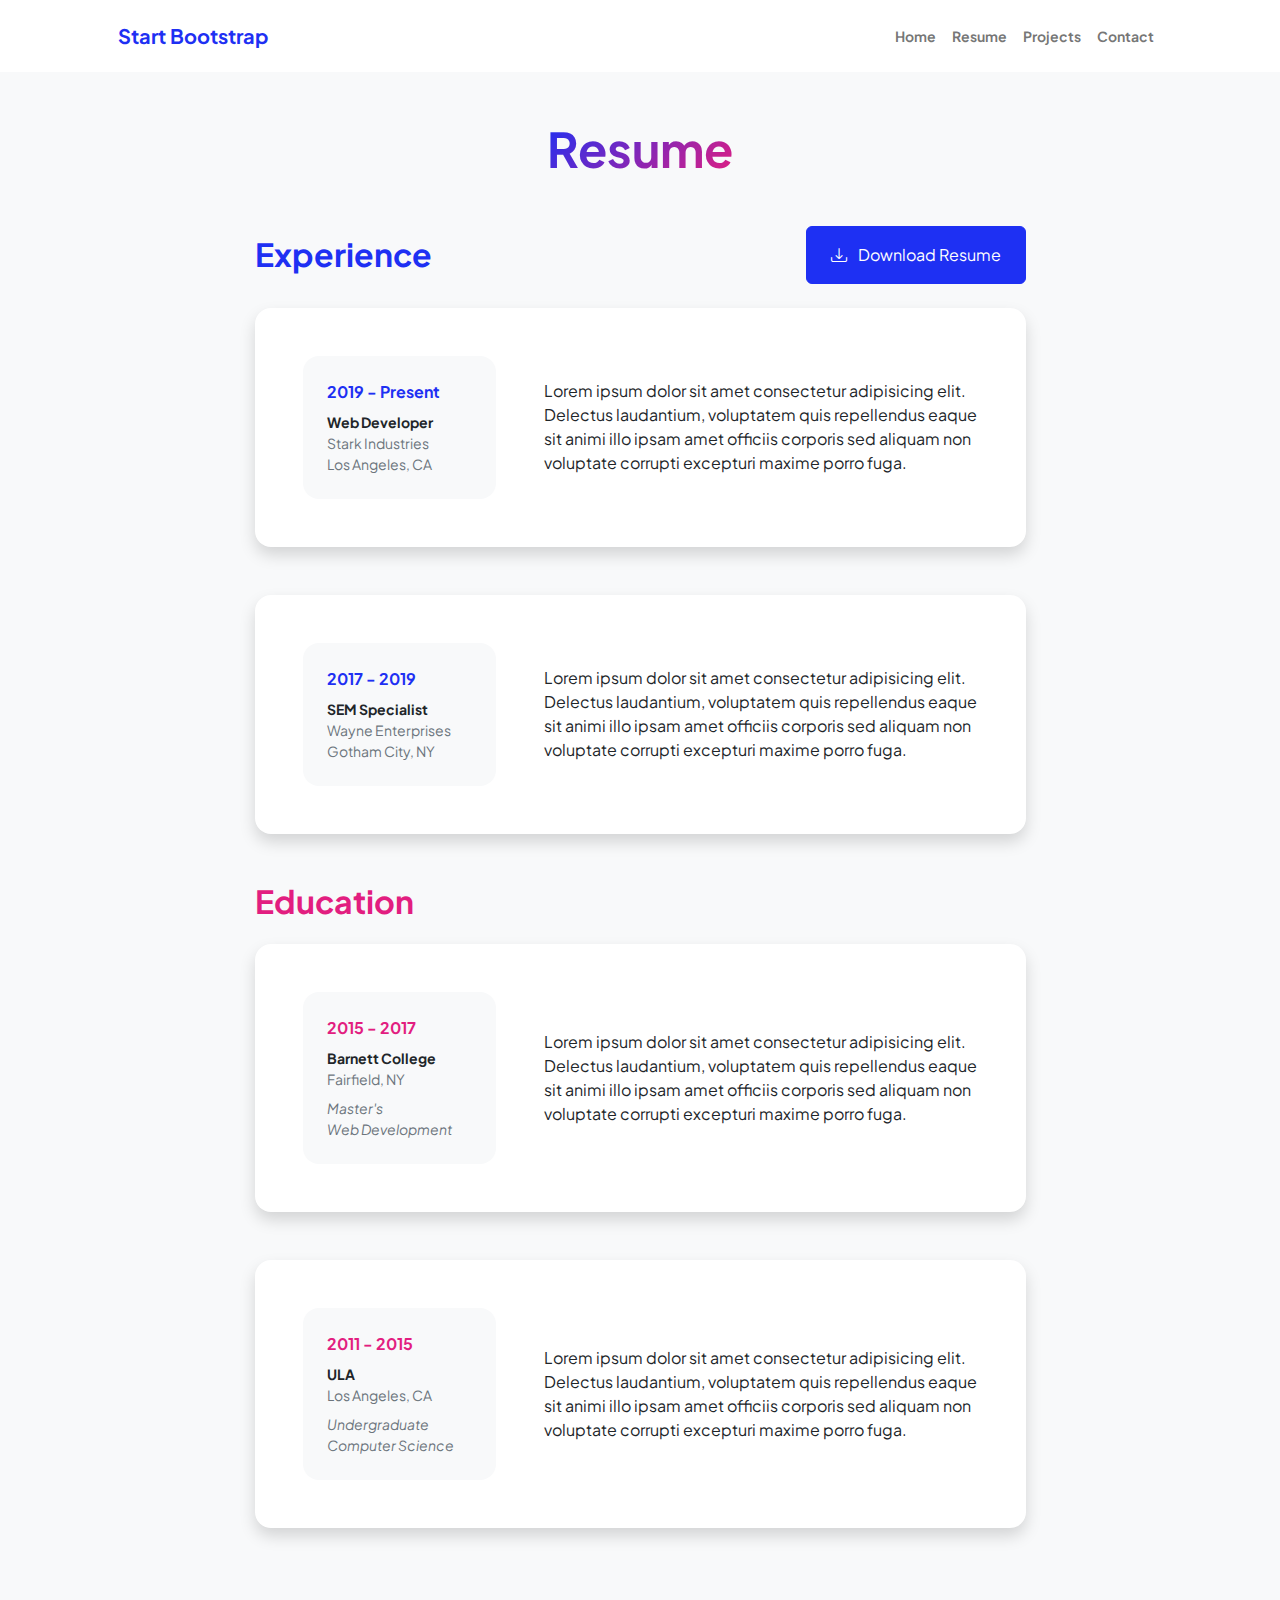
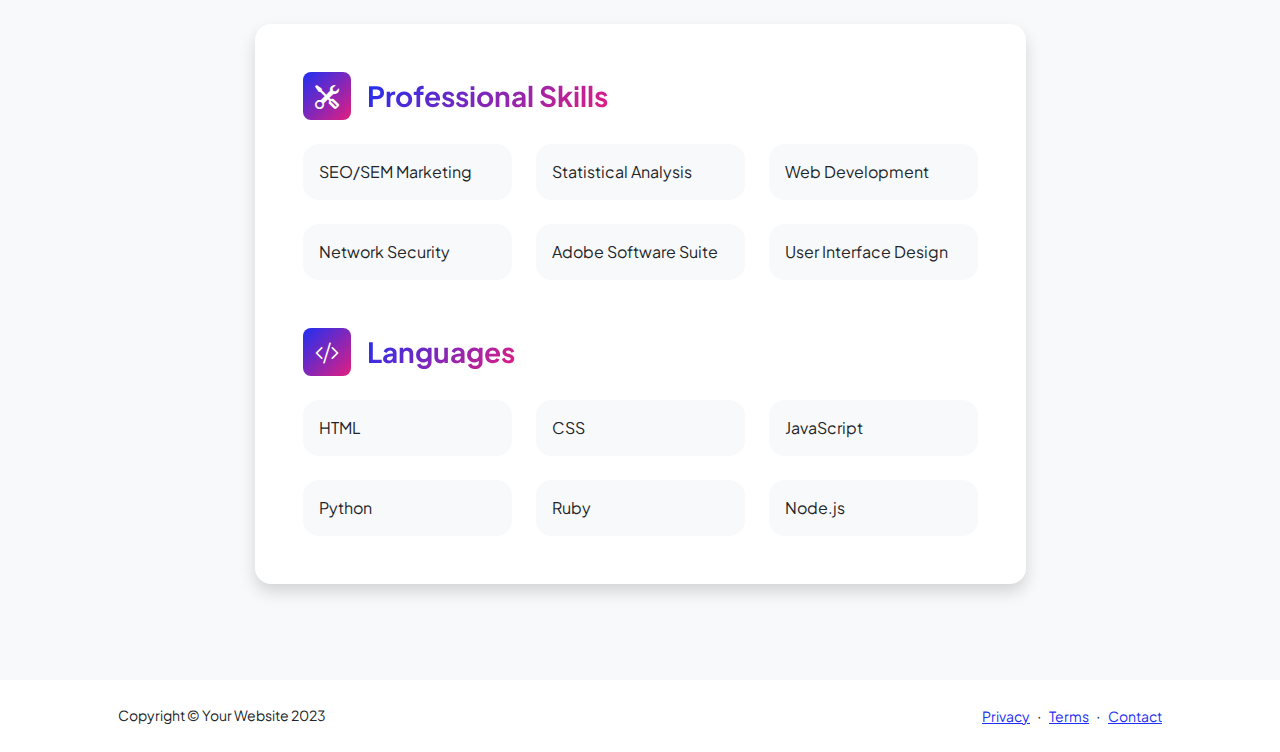
<file: resume.html>
<!DOCTYPE html>
<html lang="en">
    <head>
        <meta charset="utf-8" />
        <meta name="viewport" content="width=device-width, initial-scale=1, shrink-to-fit=no" />
        <meta name="description" content="" />
        <meta name="author" content="" />
        <title>Personal - Start Bootstrap Template</title>
        <!-- Favicon-->
        <link rel="icon" type="image/x-icon" href="assets/favicon.ico" />
        <!-- Custom Google font-->
        <link rel="preconnect" href="https://fonts.googleapis.com" />
        <link rel="preconnect" href="https://fonts.gstatic.com" crossorigin />
        <link href="https://fonts.googleapis.com/css2?family=Plus+Jakarta+Sans:wght@100;200;300;400;500;600;700;800;900&amp;display=swap" rel="stylesheet" />
        <!-- Bootstrap icons-->
        <link href="https://cdn.jsdelivr.net/npm/bootstrap-icons@1.8.1/font/bootstrap-icons.css" rel="stylesheet" />
        <!-- Core theme CSS (includes Bootstrap)-->
        <link href="css/styles.css" rel="stylesheet" />
    </head>
    <body class="d-flex flex-column h-100 bg-light">
        <main class="flex-shrink-0">
            <!-- Navigation-->
            <nav class="navbar navbar-expand-lg navbar-light bg-white py-3">
                <div class="container px-5">
                    <a class="navbar-brand" href="index.html"><span class="fw-bolder text-primary">Start Bootstrap</span></a>
                    <button class="navbar-toggler" type="button" data-bs-toggle="collapse" data-bs-target="#navbarSupportedContent" aria-controls="navbarSupportedContent" aria-expanded="false" aria-label="Toggle navigation"><span class="navbar-toggler-icon"></span></button>
                    <div class="collapse navbar-collapse" id="navbarSupportedContent">
                        <ul class="navbar-nav ms-auto mb-2 mb-lg-0 small fw-bolder">
                            <li class="nav-item"><a class="nav-link" href="index.html">Home</a></li>
                            <li class="nav-item"><a class="nav-link" href="resume.html">Resume</a></li>
                            <li class="nav-item"><a class="nav-link" href="projects.html">Projects</a></li>
                            <li class="nav-item"><a class="nav-link" href="contact.html">Contact</a></li>
                        </ul>
                    </div>
                </div>
            </nav>
            <!-- Page Content-->
            <div class="container px-5 my-5">
                <div class="text-center mb-5">
                    <h1 class="display-5 fw-bolder mb-0"><span class="text-gradient d-inline">Resume</span></h1>
                </div>
                <div class="row gx-5 justify-content-center">
                    <div class="col-lg-11 col-xl-9 col-xxl-8">
                        <!-- Experience Section-->
                        <section>
                            <div class="d-flex align-items-center justify-content-between mb-4">
                                <h2 class="text-primary fw-bolder mb-0">Experience</h2>
                                <!-- Download resume button-->
                                <!-- Note: Set the link href target to a PDF file within your project-->
                                <a class="btn btn-primary px-4 py-3" href="#!">
                                    <div class="d-inline-block bi bi-download me-2"></div>
                                    Download Resume
                                </a>
                            </div>
                            <!-- Experience Card 1-->
                            <div class="card shadow border-0 rounded-4 mb-5">
                                <div class="card-body p-5">
                                    <div class="row align-items-center gx-5">
                                        <div class="col text-center text-lg-start mb-4 mb-lg-0">
                                            <div class="bg-light p-4 rounded-4">
                                                <div class="text-primary fw-bolder mb-2">2019 - Present</div>
                                                <div class="small fw-bolder">Web Developer</div>
                                                <div class="small text-muted">Stark Industries</div>
                                                <div class="small text-muted">Los Angeles, CA</div>
                                            </div>
                                        </div>
                                        <div class="col-lg-8"><div>Lorem ipsum dolor sit amet consectetur adipisicing elit. Delectus laudantium, voluptatem quis repellendus eaque sit animi illo ipsam amet officiis corporis sed aliquam non voluptate corrupti excepturi maxime porro fuga.</div></div>
                                    </div>
                                </div>
                            </div>
                            <!-- Experience Card 2-->
                            <div class="card shadow border-0 rounded-4 mb-5">
                                <div class="card-body p-5">
                                    <div class="row align-items-center gx-5">
                                        <div class="col text-center text-lg-start mb-4 mb-lg-0">
                                            <div class="bg-light p-4 rounded-4">
                                                <div class="text-primary fw-bolder mb-2">2017 - 2019</div>
                                                <div class="small fw-bolder">SEM Specialist</div>
                                                <div class="small text-muted">Wayne Enterprises</div>
                                                <div class="small text-muted">Gotham City, NY</div>
                                            </div>
                                        </div>
                                        <div class="col-lg-8"><div>Lorem ipsum dolor sit amet consectetur adipisicing elit. Delectus laudantium, voluptatem quis repellendus eaque sit animi illo ipsam amet officiis corporis sed aliquam non voluptate corrupti excepturi maxime porro fuga.</div></div>
                                    </div>
                                </div>
                            </div>
                        </section>
                        <!-- Education Section-->
                        <section>
                            <h2 class="text-secondary fw-bolder mb-4">Education</h2>
                            <!-- Education Card 1-->
                            <div class="card shadow border-0 rounded-4 mb-5">
                                <div class="card-body p-5">
                                    <div class="row align-items-center gx-5">
                                        <div class="col text-center text-lg-start mb-4 mb-lg-0">
                                            <div class="bg-light p-4 rounded-4">
                                                <div class="text-secondary fw-bolder mb-2">2015 - 2017</div>
                                                <div class="mb-2">
                                                    <div class="small fw-bolder">Barnett College</div>
                                                    <div class="small text-muted">Fairfield, NY</div>
                                                </div>
                                                <div class="fst-italic">
                                                    <div class="small text-muted">Master's</div>
                                                    <div class="small text-muted">Web Development</div>
                                                </div>
                                            </div>
                                        </div>
                                        <div class="col-lg-8"><div>Lorem ipsum dolor sit amet consectetur adipisicing elit. Delectus laudantium, voluptatem quis repellendus eaque sit animi illo ipsam amet officiis corporis sed aliquam non voluptate corrupti excepturi maxime porro fuga.</div></div>
                                    </div>
                                </div>
                            </div>
                            <!-- Education Card 2-->
                            <div class="card shadow border-0 rounded-4 mb-5">
                                <div class="card-body p-5">
                                    <div class="row align-items-center gx-5">
                                        <div class="col text-center text-lg-start mb-4 mb-lg-0">
                                            <div class="bg-light p-4 rounded-4">
                                                <div class="text-secondary fw-bolder mb-2">2011 - 2015</div>
                                                <div class="mb-2">
                                                    <div class="small fw-bolder">ULA</div>
                                                    <div class="small text-muted">Los Angeles, CA</div>
                                                </div>
                                                <div class="fst-italic">
                                                    <div class="small text-muted">Undergraduate</div>
                                                    <div class="small text-muted">Computer Science</div>
                                                </div>
                                            </div>
                                        </div>
                                        <div class="col-lg-8"><div>Lorem ipsum dolor sit amet consectetur adipisicing elit. Delectus laudantium, voluptatem quis repellendus eaque sit animi illo ipsam amet officiis corporis sed aliquam non voluptate corrupti excepturi maxime porro fuga.</div></div>
                                    </div>
                                </div>
                            </div>
                        </section>
                        <!-- Divider-->
                        <div class="pb-5"></div>
                        <!-- Skills Section-->
                        <section>
                            <!-- Skillset Card-->
                            <div class="card shadow border-0 rounded-4 mb-5">
                                <div class="card-body p-5">
                                    <!-- Professional skills list-->
                                    <div class="mb-5">
                                        <div class="d-flex align-items-center mb-4">
                                            <div class="feature bg-primary bg-gradient-primary-to-secondary text-white rounded-3 me-3"><i class="bi bi-tools"></i></div>
                                            <h3 class="fw-bolder mb-0"><span class="text-gradient d-inline">Professional Skills</span></h3>
                                        </div>
                                        <div class="row row-cols-1 row-cols-md-3 mb-4">
                                            <div class="col mb-4 mb-md-0"><div class="d-flex align-items-center bg-light rounded-4 p-3 h-100">SEO/SEM Marketing</div></div>
                                            <div class="col mb-4 mb-md-0"><div class="d-flex align-items-center bg-light rounded-4 p-3 h-100">Statistical Analysis</div></div>
                                            <div class="col"><div class="d-flex align-items-center bg-light rounded-4 p-3 h-100">Web Development</div></div>
                                        </div>
                                        <div class="row row-cols-1 row-cols-md-3">
                                            <div class="col mb-4 mb-md-0"><div class="d-flex align-items-center bg-light rounded-4 p-3 h-100">Network Security</div></div>
                                            <div class="col mb-4 mb-md-0"><div class="d-flex align-items-center bg-light rounded-4 p-3 h-100">Adobe Software Suite</div></div>
                                            <div class="col"><div class="d-flex align-items-center bg-light rounded-4 p-3 h-100">User Interface Design</div></div>
                                        </div>
                                    </div>
                                    <!-- Languages list-->
                                    <div class="mb-0">
                                        <div class="d-flex align-items-center mb-4">
                                            <div class="feature bg-primary bg-gradient-primary-to-secondary text-white rounded-3 me-3"><i class="bi bi-code-slash"></i></div>
                                            <h3 class="fw-bolder mb-0"><span class="text-gradient d-inline">Languages</span></h3>
                                        </div>
                                        <div class="row row-cols-1 row-cols-md-3 mb-4">
                                            <div class="col mb-4 mb-md-0"><div class="d-flex align-items-center bg-light rounded-4 p-3 h-100">HTML</div></div>
                                            <div class="col mb-4 mb-md-0"><div class="d-flex align-items-center bg-light rounded-4 p-3 h-100">CSS</div></div>
                                            <div class="col"><div class="d-flex align-items-center bg-light rounded-4 p-3 h-100">JavaScript</div></div>
                                        </div>
                                        <div class="row row-cols-1 row-cols-md-3">
                                            <div class="col mb-4 mb-md-0"><div class="d-flex align-items-center bg-light rounded-4 p-3 h-100">Python</div></div>
                                            <div class="col mb-4 mb-md-0"><div class="d-flex align-items-center bg-light rounded-4 p-3 h-100">Ruby</div></div>
                                            <div class="col"><div class="d-flex align-items-center bg-light rounded-4 p-3 h-100">Node.js</div></div>
                                        </div>
                                    </div>
                                </div>
                            </div>
                        </section>
                    </div>
                </div>
            </div>
        </main>
        <!-- Footer-->
        <footer class="bg-white py-4 mt-auto">
            <div class="container px-5">
                <div class="row align-items-center justify-content-between flex-column flex-sm-row">
                    <div class="col-auto"><div class="small m-0">Copyright &copy; Your Website 2023</div></div>
                    <div class="col-auto">
                        <a class="small" href="#!">Privacy</a>
                        <span class="mx-1">&middot;</span>
                        <a class="small" href="#!">Terms</a>
                        <span class="mx-1">&middot;</span>
                        <a class="small" href="#!">Contact</a>
                    </div>
                </div>
            </div>
        </footer>
        <!-- Bootstrap core JS-->
        <script src="https://cdn.jsdelivr.net/npm/bootstrap@5.2.3/dist/js/bootstrap.bundle.min.js"></script>
        <!-- Core theme JS-->
        <script src="js/scripts.js"></script>
    </body>
</html>
</file>
<file: css/mystyles.css>
.red-header {
    color: red
}
</file>
